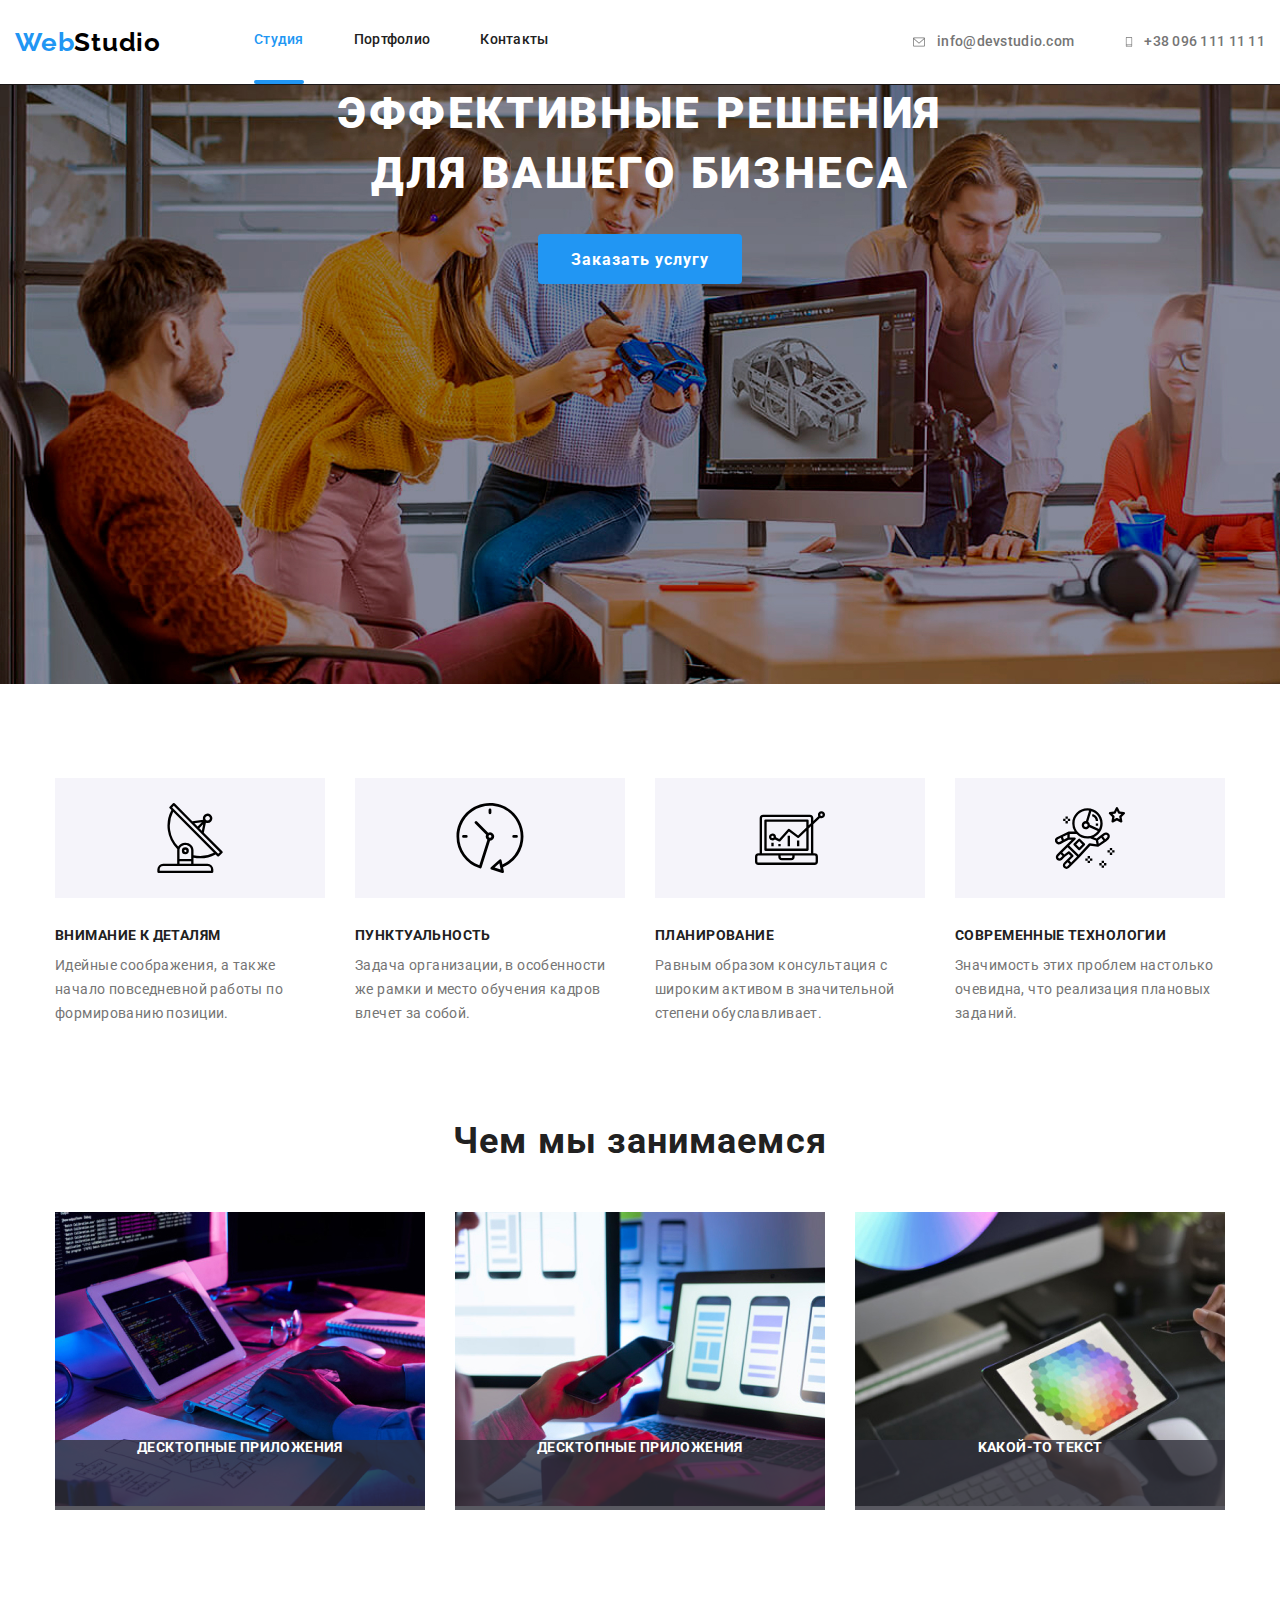
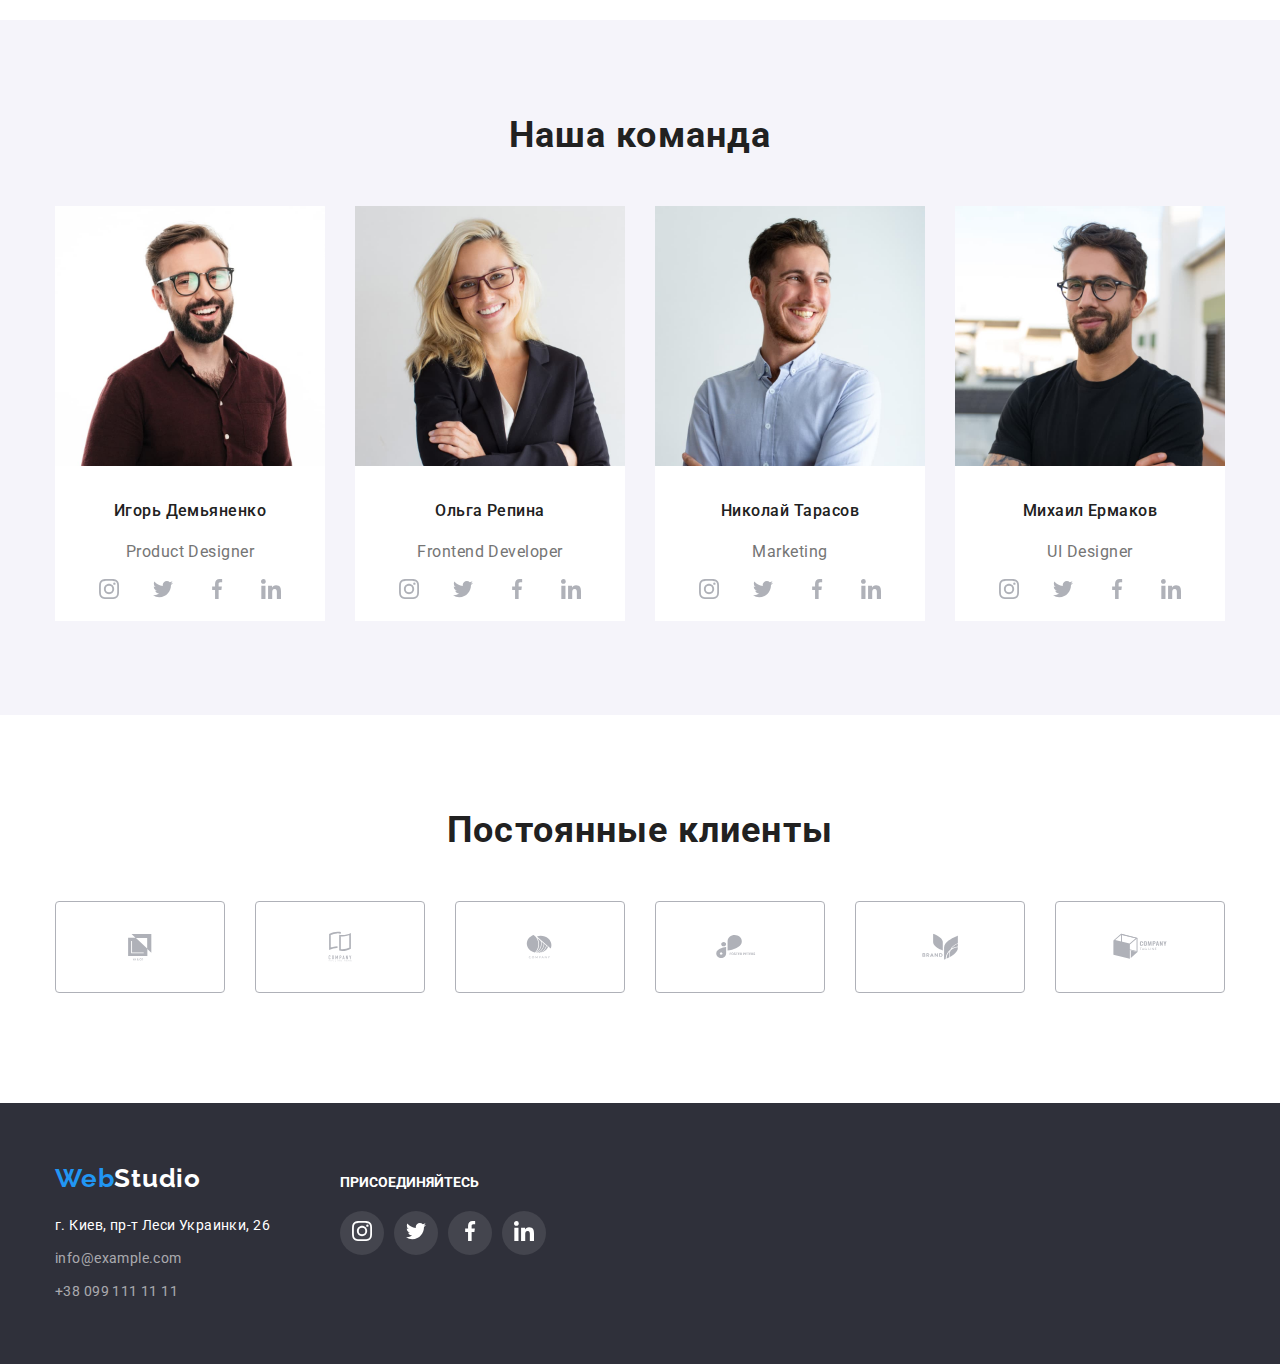
<file: index.html>
<!DOCTYPE html>
<html lang="ru">
<head>
  <meta charset="UTF-8">
  <meta http-equiv="X-UA-Compatible" content="IE=edge">
  <meta name="viewport" content="width=device-width, initial-scale=1.0">
  <title>Document</title>
  <link rel="preconnect" href="https://fonts.gstatic.com">
  <link href="https://fonts.googleapis.com/css2?family=Raleway:wght@700&family=Roboto:wght@400;500;700;900&display=swap"
    rel="stylesheet">
  <link rel="stylesheet" href="https://cdnjs.cloudflare.com/ajax/libs/modern-normalize/1.0.0/modern-normalize.min.css">
  <link rel="stylesheet" href="./css/styles.css">
</head>

<body>
  <!-- Шапка сайта -->
  <header class="header">
    <div class="container header-container"> 
      <nav class="nav header-nav">
        <a href="./index.html" class="link logo"><span class="logo-first">Web</span>Studio</a>
      
        <ul class="list site-nav">
          <li class="item current"><a href="./index.html" class="link current">Студия</a></li>
          <li class="item"><a href="./portfolio.html" class="link">Портфолио</a>

            <ul class="submenu">
              <li class="item"><a href=""></a>Веб-сайты</li>
              <li class="item"><a href=""></a>Приложения</li>
              <li class="item"><a href=""></a>Дизайн</li>
              <li class="item"><a href=""></a>Маркетинг</li>
            </ul>
          </li>
          <li class="item"><a href="" class="link">Контакты</a></li>
        </ul>
      </nav>
      
      <ul class="list header-contacts">
        <li class="item">
          <a href="mailto:info@devstudio.com" class="link contacts-content">
            <svg class="header-icon header-icon-mail">
              <use href="./images/sprite.svg#icon-header-mail">
              </use>
            </svg>
            info@devstudio.com
          </a>
        </li>

        <li class="item">
          <a href="tel:+38 096 111 11 11" class="link contacts-content">
            <svg class="header-icon header-icon-phone">
              <use class="svg-icon-phone" href="./images/sprite.svg#icon-header-phone">
              </use>
            </svg>
            +38 096 111 11 11
          </a>
        </li>
      </ul>
    </div>
  </header>

  <main>
  <!-- Герой -->
    <section class="hero">
      <div class="hero-content">
        <h1 class="hero-title">Эффективные решения для вашего бизнеса</h1>
        <button class="button primary" type="button">Заказать услугу</button>
      </div>
    </section>

  <!-- Преимущества -->
    <section class="section">
      <div class="container">
        <h2 class="section-title hidden-title">Преимущества</h2>
        
        <ul class="list feature-list">
          <li class="item">
            <div class="features-card">
              <svg class="features-svg">
                <use href="./images/sprite.svg#icon-antenna">
                </use>
              </svg>
            </div>
            <h3 class="title">Внимание к деталям</h3>
            <p>Идейные соображения, а также начало повседневной работы по формированию позиции.</p>
          </li>

          <li class="item">
            <div class="features-card">
              <svg class="features-svg">
                <use href="./images/sprite.svg#iocn-clock">
                </use>
              </svg>
            </div>
            <h3 class="title">Пунктуальность</h3>
            <p>Задача организации, в особенности же рамки и место обучения кадров влечет за собой.</p>
          </li>

          <li class="item">
            <div class="features-card">
              <svg class="features-svg">
                <use href="./images/sprite.svg#icon-diagram">
                </use>
              </svg>
            </div>
            <h3 class="title">Планирование</h3>
            <p>Равным образом консультация с широким активом в значительной степени обуславливает.</p>
          </li>

          <li class="item">
            <div class="features-card">
              <svg class="features-svg">
                <use href="./images/sprite.svg#icon-astronaut">
                </use>
              </svg>
            </div>
            <h3 class="title">Современные технологии</h3>
            <p>Значимость этих проблем настолько очевидна, что реализация плановых заданий.</p>
          </li>
        </ul>
      </div>
    </section>

  <!-- Чем занимаемся -->
    <section class="section">
      <div class="container">
        <h2 class="section-title">Чем мы занимаемся</h2>
        
        <ul class="list works">
          <li class="item">
            <div class="thumb">
              <img src="./images/box-1.jpeg" alt="пример проекта" width="370" height="294">
            </div>
          </li>

          <li class="item">
            <div class="thumb">
              <img src="./images/box-2.jpeg" alt="пример проекта" width="370" height="294">
            </div>
          </li>

          <li class="item">
            <div class="test-thumb">
              <img src="./images/box-3.jpeg" alt="пример проекта" width="370" height="294">
              <div class="test-bcg"><span>Kакой-то текст</span></div>
            </div>
          </li>
        </ul>
      </div>
    </section>

  <!-- Наша команда -->
    <section class="section-wide team">
      <div class="container">
        <h2 class="section-title">Наша команда</h2>

        <ul class="list team-list">
          <li class="item">
            <img src="./images/foto-1.jpeg" alt="фото сотрудника" width="270" height="260">
            <div class="team-content">
              <h3 class="title">Игорь Демьяненко</h3>
              <p>Product Designer</p>
              <ul class="list team-social">
                <li class="item">
                  <svg class="team-svg">
                    <use href="./images/sprite.svg#icon-team-insta">¯</use>
                  </svg>
                </li>

                <li class="item">
                  <svg class="team-svg">
                    <use href="./images/sprite.svg#icon-team-twitter">¯</use>
                  </svg>
                </li>

                <li class="item">
                  <svg class="team-svg">
                    <use href="./images/sprite.svg#icon-team-fb"></use>
                  </svg>
                </li>

                <li class="item">
                  <svg class="team-svg">
                    <use href="./images/sprite.svg#icon-team-in"></use>
                  </svg>
                </li>
              </ul>
            </div>
          </li>

          <li class="item">
            <img src="./images/foto-2.jpeg" alt="фото сотрудника" width="270" height="260">
            <div class="team-content">
              <h3 class="title">Ольга Репина</h3>
              <p>Frontend Developer</p>
              <ul class="list team-social">
                <li class="item">
                  <svg class="team-svg">
                    <use href="./images/sprite.svg#icon-team-insta">¯</use>
                  </svg>
                </li>
                
                <li class="item">
                  <svg class="team-svg">
                    <use href="./images/sprite.svg#icon-team-twitter">¯</use>
                  </svg>
                </li>
                
                <li class="item">
                  <svg class="team-svg">
                    <use href="./images/sprite.svg#icon-team-fb"></use>
                  </svg>
                </li>
                
                <li class="item">
                  <svg class="team-svg">
                    <use href="./images/sprite.svg#icon-team-in"></use>
                  </svg>
                </li>
              </ul>
            </div>
          </li>

          <li class="item">
            <img src="./images/foto-3.jpeg" alt="фото сотрудника" width="270" height="260">
            <div class="team-content">
              <h3 class="title">Николай Тарасов</h3>
              <p>Marketing</p>
              <ul class="list team-social">
                <li class="item">
                  <svg class="team-svg">
                    <use href="./images/sprite.svg#icon-team-insta">¯</use>
                  </svg>
                </li>
                
                <li class="item">
                  <svg class="team-svg">
                    <use href="./images/sprite.svg#icon-team-twitter">¯</use>
                  </svg>
                </li>
                
                <li class="item">
                  <svg class="team-svg">
                    <use href="./images/sprite.svg#icon-team-fb"></use>
                  </svg>
                </li>
                
                <li class="item">
                  <svg class="team-svg">
                    <use href="./images/sprite.svg#icon-team-in"></use>
                  </svg>
                </li>
              </ul>
            </div>
          </li>

          <li class="item">
            <img src="./images/foto-4.jpeg" alt="фото сотрудника" width="270" height="260">
            <div class="team-content">
              <h3 class="title">Михаил Ермаков</h3>
              <p>UI Designer</p>
              <ul class="list team-social">
                <li class="item">
                  <svg class="team-svg">
                    <use href="./images/sprite.svg#icon-team-insta">¯</use>
                  </svg>
                </li>
                
                <li class="item">
                  <svg class="team-svg">
                    <use href="./images/sprite.svg#icon-team-twitter">¯</use>
                  </svg>
                </li>
                
                <li class="item">
                  <svg class="team-svg">
                    <use href="./images/sprite.svg#icon-team-fb"></use>
                  </svg>
                </li>
                
                <li class="item">
                  <svg class="team-svg">
                    <use href="./images/sprite.svg#icon-team-in"></use>
                  </svg>
                </li>
              </ul>
            </div>
          </li>
        </ul>
      </div>
    </section>

    <!-- Клиенты -->
    <section class="section-wide">
      <div class="container container-clients">
        <h2 class="section-title">Постоянные клиенты</h2>
        <ul class="list clients">
          <li class="clients-item">
            <svg class="clients-svg">
              <use href="./images/sprite.svg#icon-client-1"></use>
            </svg>
          </li>
    
          <li class="clients-item">
            <svg class="clients-svg">
              <use href="./images/sprite.svg#icon-client-2"></use>
            </svg>
          </li>
    
          <li class="clients-item">
            <svg class="clients-svg">
              <use href="./images/sprite.svg#icon-client-3"></use>
            </svg>
          </li>
    
          <li class="clients-item">
            <svg class="clients-svg">
              <use href="./images/sprite.svg#icon-client-4"></use>
            </svg>
          </li>
    
          <li class="clients-item">
            <svg class="clients-svg">
              <use href="./images/sprite.svg#icon-client-5"></use>
            </svg>
          </li>
    
          <li class="clients-item">
            <svg class="clients-svg">
              <use href="./images/sprite.svg#icon-client-6"></use>
            </svg>
          </li>
        </ul>
      </div>
    </section>
  </main>

  

<!-- Footer -->
  <footer class="footer-section">
   <div class="container footer-container">
      <div>
        <a href="./index.html" class="link logo-footer">
          <span class="logo-first">Web</span><span class="logo-second">Studio</span>
        </a>
        <address>
          <p class="address">г. Киев, пр-т Леси Украинки, 26</p>
          <p><a href="mailto:info@example.com" class="contacts link email">info@example.com</a> </p>
          <p><a href="tel:+38 099 111 11 11" class="contacts link">+38 099 111 11 11</a></p>
        </address>
      </div>

      <div class="container-social">
        <h3 class="social-title">Присоединяйтесь</h3>
        <ul class="list footer-social">
          <li class="item">
            <a href="">
              <svg class="footer-svg">
                <use href="./images/sprite.svg#icon-footer-insta"></use>
              </svg>
            </a>
          </li>
      
          <li class="item">
            <a href="">
              <svg class="footer-svg">
                <use href="./images/sprite.svg#icon-footer-twitter"></use>
              </svg>
            </a>
          </li>
      
          <li class="item">
            <a href="">
              <svg class="footer-svg">
                <use href="./images/sprite.svg#icon-footer-fb"></use>
              </svg>
            </a>
          </li>
      
          <li class="item">
            <a href="">
              <svg class="footer-svg">
                <use href="./images/sprite.svg#icon-footer-in"></use>
              </svg>
            </a>
          </li>
        </ul>
      </div>
   </div>

   
  </footer>
</body>
</html>
</file>
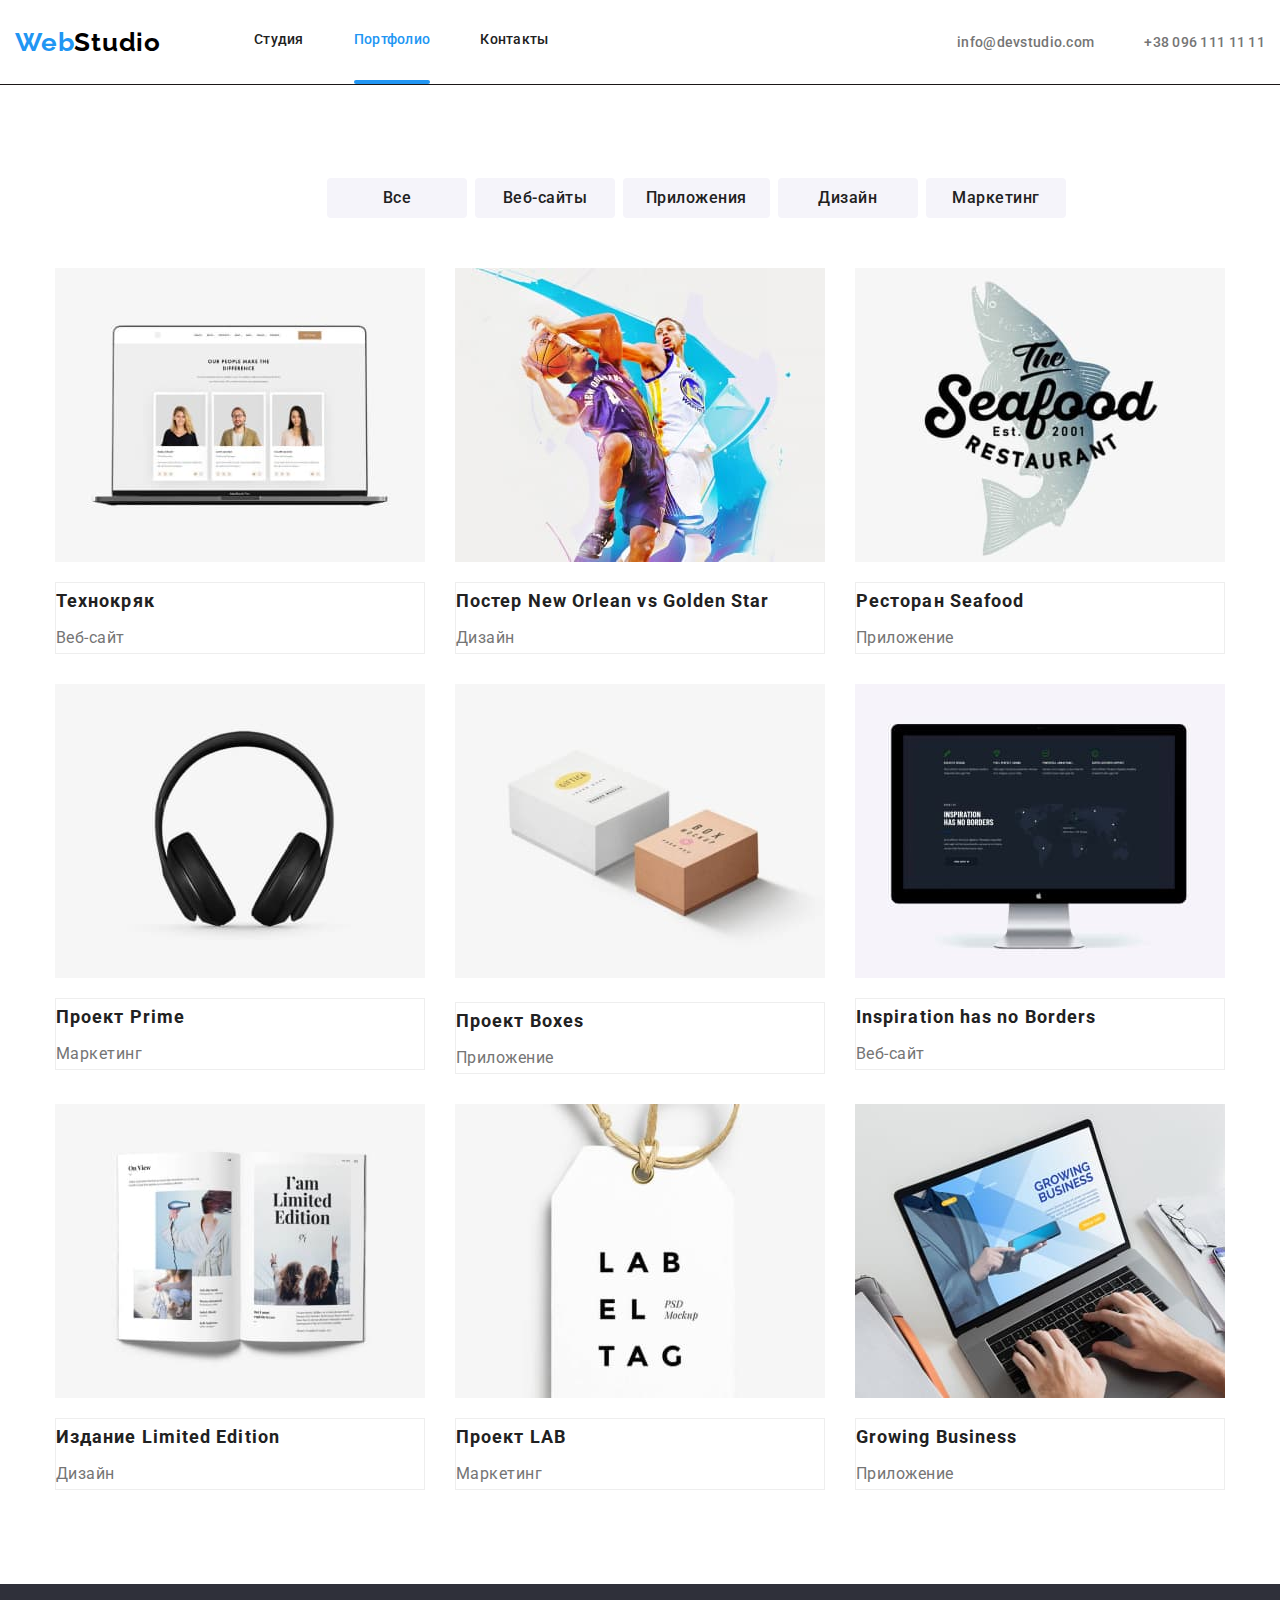
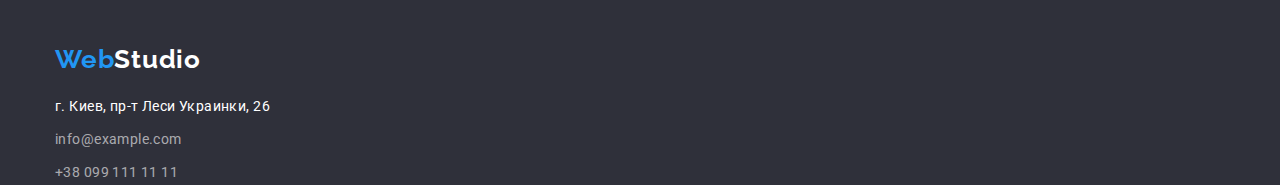
<file: portfolio.html>
<!DOCTYPE html>
<html lang="ru">

<head>
  <meta charset="UTF-8">
  <meta http-equiv="X-UA-Compatible" content="IE=edge">
  <meta name="viewport" content="width=device-width, initial-scale=1.0">
  <title>Document</title>
  <link rel="preconnect" href="https://fonts.gstatic.com">
  <link href="https://fonts.googleapis.com/css2?family=Raleway:wght@700&family=Roboto:wght@400;500;700;900&display=swap"
    rel="stylesheet">
  <link rel="stylesheet" href="https://cdnjs.cloudflare.com/ajax/libs/modern-normalize/1.0.0/modern-normalize.min.css">
  <link rel="stylesheet" href="./css/styles.css">
</head>

<body>
  <!-- Шапка сайта -->
  <header class="header">
    <div class="container header-container">
      <nav class="nav header-nav">
        <a href="./index.html" class="link logo"><span class="logo-first">Web</span>Studio</a>
  
        <ul class="list site-nav">
          <li class="item"><a href="./index.html" class="link">Студия</a></li>
          <li class="item current"><a href="./portfolio.html" class="link current">Портфолио</a></li>
          <li class="item"><a href="" class="link">Контакты</a></li>
        </ul>
      </nav>
  
      <ul class="list header-contacts">
        <li class="item"><a href="" class="link">info@devstudio.com</a></li>
        <li class="item"><a href="" class="link">+38 096 111 11 11</a></li>
      </ul>
    </div>
  </header>

  <main>
    <section class="section-wide">
      <div class="container">
        <h1 class="hidden-title">Наши работы</h1>
        
        <div class="set-button">
          <div class="item"><button type="button" class="button secondary">Все</button></div>
          <div class="item"><button type="button" class="button secondary">Веб-сайты</button></div>
          <div class="item"><button type="button" class="button secondary">Приложения</button></div>
          <div class="item"><button type="button" class="button secondary">Дизайн</button></div>
          <div class="item"><button type="button" class="button secondary">Маркетинг</button></div>
        </div>
        
        <ul class="portfolio">
          <li class="list portfolio-item">
            <a href="" class="link">
              <div class="portfolio-thumb">
                <img src="./images/port-1.jpeg" alt="" width="370" height="294">
                <div class="thumb-text">
                  <p>
                    Технокряк это современная площадка распространения коронавируса. Компании используют эту платформу для цифрового
                    шпионажа и атак на защищённые сервера конкурентов.
                </p>
                </div>
              </div>

              <div class="portfolio-content">
                <h2 class="title">Технокряк</h2>
                <p class="desc">Веб-сайт</p>
              </div>
            </a>
          </li>
        
          <li class="list portfolio-item">
            <a href="" class="link">
              <img src="./images/port-2.jpeg" alt="" width="370" height="294">
              <p></p>
              <div class="portfolio-content">
                <h2 class="title">Постер New Orlean vs Golden Star</h2>
                <p class="desc">Дизайн</p>
              </div>
            </a>
          </li>
        
          <li class="list portfolio-item">
            <a href="" class="link">
              <img src="./images/port-3.jpeg" alt="" width="370" height="294">
              <p></p>
              <div class="portfolio-content">
                <h2 class="title">Ресторан Seafood</h2>
                <p class="desc">Приложение</p>
              </div>
            </a>
          </li>
        
          <li class="list portfolio-item">
            <a href="" class="link">
              <img src="./images/port-4.jpeg" alt="" width="370" height="294">
              <p></p>
              <div class="portfolio-content">
                <h2 class="title">Проект Prime</h2>
                <p class="desc">Маркетинг</p>
              </div>
            </a>
          </li>
        
          <li class="list portfolio-item">
            <a href="" class="link">
              <img src="./images/port-5.jpeg" alt="" width="370" height="294">
              <p></p>
              <div class="portfolio-content">
                <h2 class="title">Проект Boxes</h2>
                <p class="desc">Приложение</p>
                </a>
              </div>
          </li>
        
          <li class="list portfolio-item">
            <a href="" class="link">
              <img src="./images/port-6.jpeg" alt="" width="370" height="294">
              <p></p>
              <div class="portfolio-content">
                <h2 class="title">Inspiration has no Borders</h2>
                <p class="desc">Веб-сайт</p>
              </div>
            </a>
          </li>
        
          <li class="list portfolio-item">
            <a href="" class="link">
              <img src="./images/port-7.jpeg" alt="" width="370" height="294">
              <p></p>
              <div class="portfolio-content">
                <h2 class="title">Издание Limited Edition</h2>
                <p class="desc">Дизайн</p>
              </div>
            </a>
          </li>
        
          <li class="list portfolio-item">
            <a href="" class="link">
              <img src="./images/port-8.jpeg" alt="" width="370" height="294">
              <p></p>
              <div class="portfolio-content">
                <h2 class="title">Проект LAB</h2>
                <p class="desc">Маркетинг</p>
              </div>
            </a>
          </li>
        
          <li class="list portfolio-item">
            <a href="" class="link">
              <img src="./images/port-9.jpeg" alt="" width="370" height="294">
              <p></p>
              <div class="portfolio-content">
                <h2 class="title">Growing Business</h2>
                <p class="desc">Приложение</p>
              </div>
            </a>
          </li>
        </ul>
      </div>
    </section>
  
  <!-- Footer -->
  <footer class="footer-section">
    <div class="container">
      <a href="./index.html" class="link logo-footer">
        <span class="logo-first">Web</span><span class="logo-second">Studio</span>
      </a>
      <address>
        <p class="address">г. Киев, пр-т Леси Украинки, 26</p>
        <p><a href="mailto:info@example.com" class="contacts link email">info@example.com</a> </p>
        <p><a href="tel:+38 099 111 11 11" class="contacts link">+38 099 111 11 11</a></p>
      </address>
    </div>
  </footer>
  </body>
  
  </html>
</file>
<file: css/styles.css>
html {
  box-sizing: border-box;
}

*,
*::before,
*::after {
  box-sizing: inherit;
}

:root {
  --main-black-text: #000000;
  --main-grey-text: #212121;
  --main-lightgrey-text: #757575;
  --white-text: #ffffff;
  --accent-color: #2196f3;
  --bcg-dark: #2f303a;
  --bcg-white: #ffffff;
  --bcg-lightgrey: #e5e5e5;
  --bcg-grey: #f5f4fa;
}

/* Body */
body {
  background-color: var(--bcg-white);
  color: var(--main-lightgrey-text);
  font-family: Roboto, sans-serif;
  margin: 0;
}

/* Button */

.button {
  display: inline-block;
  border: 1px solid transparent;
  border-radius: 4px;
  text-align: center;
  min-width: 140px;
}

.button.primary {
  background-color: var(--accent-color);
  color: var(--white-text);
  font-weight: bold;
  font-size: 16px;
  line-height: 1.87;
  letter-spacing: 0.06em;

  cursor: pointer;

  padding: 10px 32px;
  min-width: 200px;
  height: 50px;
}

.button.secondary {
  background-color: #f5f4fa;
  color: var(--main-grey-text);
  padding: 6px 22px;
  cursor: pointer;

  font-weight: 500;
  font-size: 16px;
  line-height: 1.62;
  letter-spacing: 0.03em;
}

.button.secondary:hover {
  background-color: var(--accent-color);
  color: var(--white-text);
}

/* List */
.list {
  list-style: none;
  padding: 0;
}

/* Link */
.link {
  text-decoration: none;
}

/* Container */

.container {
  width: 1200px;
  margin-left: auto;
  margin-right: auto;
  padding-left: 15px;
  padding-right: 15px;
}

h1,
h2,
h3,
p {
  margin: 0;
}

.img {
  display: block;
  max-width: 100%;
  height: auto;
}

/* Header */

.header {
  min-height: 84px;
}

.header-container {
  display: flex;
  align-items: center;
  position: fixed;
  width: 100%;
  top: 0;
  left: 0;
  background-color: var(--bcg-white);
  border-bottom: 1px solid #1b1717;
  z-index: 10;
}
.header-nav {
  display: flex;
  align-items: center;
}
.logo {
  color: var(--main-black-text);
  font-family: Raleway, sans-serif;

  font-weight: bold;
  font-size: 26px;
  line-height: 1.19;
  letter-spacing: 0.03em;
}

.logo:hover {
  color: var(--accent-color);
}

.logo-first {
  color: var(--accent-color);
}

.site-nav {
  display: flex;
  margin: 0;
  margin-left: 93px;
}

.site-nav .link {
  display: block;
  padding-top: 32px;
  padding-bottom: 32px;
  color: var(--main-grey-text);
  font-weight: 500;
  font-size: 14px;
  line-height: 1.14;
  letter-spacing: 0.02em;
}

.site-nav .item {
  position: relative;
}

.site-nav:hover .submenu {
  display: block;
}

.submenu {
  position: absolute;
  display: none;
  background-color: var(--bcg-dark);
  padding: 0;
  margin: 0;
  list-style: none;
}

.submenu > .item {
  padding-top: 5px;
}

.submenu .a {
  text-decoration: none;
}

.site-nav .link:hover,
.site-nav .link:focus {
  color: var(--accent-color);
}

.site-nav .link.current {
  color: var(--accent-color);
}

.item.current::after {
  display: block;
  content: "";
  width: 100%;
  height: 4px;
  background-color: var(--accent-color);
  border-radius: 2px;
}

.site-nav .item + .item {
  margin-left: 50px;
}

.header-contacts {
  display: flex;
  margin-left: auto;
}

.header-contacts .item + .item {
  margin-left: 50px;
}

.header-contacts .link,
.header-contacts .link:visited {
  color: var(--main-lightgrey-text);
  font-weight: 500;
  font-size: 14px;
  line-height: 1.14;
  letter-spacing: 0.02em;
}

.header-contacts .link:hover,
.header-contacts .link:focus {
  color: var(--accent-color);
}

.contacts-content:hover > .header-icon,
.contacts-content:focus > .header-icon {
  fill: var(--accent-color);
}

.header-icon {
  fill: var(--main-lightgrey-text);
}

.contacts-content {
  display: flex;
  align-items: center;
}
.header-icon-mail {
  width: 16px;
  height: 12px;
  margin-right: 10px;
}

.header-icon-phone {
  width: 10px;
  height: 16px;
  margin-right: 10px;
}

/* Footer */

.footer-section {
  background-color: var(--bcg-dark);
}

.footer-container {
  display: flex;
  padding-bottom: 60px;
}

.logo-footer {
  display: inline-block;

  font-family: Raleway, sans-serif;
  font-weight: bold;
  font-size: 26px;
  line-height: 1.19;
  letter-spacing: 0.03em;
  margin-top: 60px;
  margin-bottom: 20px;
}
.logo-second {
  color: var(--white-text);
}

.footer-section .address {
  color: var(--white-text);

  font-style: normal;
  font-weight: normal;
  font-size: 14px;
  line-height: 1.71;
  letter-spacing: 0.03em;

  margin-bottom: 9px;
}

.footer-section .contacts {
  color: rgba(255, 255, 255, 0.6);

  font-style: normal;
  font-weight: normal;
  font-size: 14px;
  line-height: 1.71;
  letter-spacing: 0.03em;
}

.footer-section .email {
  display: inline-block;
  margin-bottom: 9px;
}

.footer-section .contacts:hover,
.footer-section .contacts:focus {
  color: var(--accent-color);
}

.container-social {
  display: flex;
  flex-direction: column;
  margin-top: 72px;
  margin-left: 70px;
}

.social-title {
  color: var(--white-text);
  font-weight: bold;
  font-size: 14px;
  line-height: 1.14;
  margin-bottom: 20px;
  text-transform: uppercase;
}

.footer-social {
  display: flex;
  padding: 0;
  margin: 0;
}

.footer-social .item + .item {
  margin-left: 10px;
}

.footer-social > .item {
  display: flex;
  background-color: #44454e;
  justify-content: center;
  align-items: center;
  border-radius: 50%;
  width: 44px;
  height: 44px;
  cursor: pointer;
}

.footer-social > .item:hover,
.footer-social > .item:focus {
  background-color: var(--accent-color);
}

.footer-svg {
  width: 20px;
  height: 20px;
  fill: var(--white-text);
}

/* Section */

.section {
  padding-bottom: 94px;
}

.section-wide {
  padding-top: 94px;
  padding-bottom: 94px;
}

.section-title {
  color: var(--main-grey-text);

  font-weight: bold;
  font-size: 36px;
  line-height: 1.17;
  text-align: center;
  letter-spacing: 0.03em;

  margin-bottom: 50px;
}

/* Герой */
.hero {
  background-image: url(../images/hero.jpeg);
  background-color: #c4c4c4;
  text-align: center;
  height: 600px;
}

.hero-content {
  margin: auto;
}

.hero-title {
  width: 696px;
  margin-bottom: 30px;
  margin-left: auto;
  margin-right: auto;

  color: var(--white-text);
  font-weight: 900;
  font-size: 44px;
  line-height: 1.36;
  letter-spacing: 0.06em;
  text-transform: uppercase;
}

/* Преимущества */

.hidden-title {
  visibility: hidden;
  padding: 0;
  margin: 0;
  font-size: 0;
}

.feature-list {
  display: flex;
  padding: 0;
  margin-top: 94px;
  margin-bottom: 0;
}

.feature-list .item {
  width: 270px;
}

.feature-list .item:not(:nth-child(4n)) {
  margin-right: 30px;
}

.features-card {
  display: flex;
  align-items: center;
  width: 270px;
  height: 120px;
  margin-bottom: 30px;

  background-color: var(--bcg-grey);
}

.features-svg {
  display: block;
  width: 70px;
  height: 70px;
  margin-left: auto;
  margin-right: auto;
}

.feature-list .title {
  color: var(--main-grey-text);

  font-weight: bold;
  font-size: 14px;
  line-height: 1.14;
  letter-spacing: 0.03em;
  text-transform: uppercase;

  margin-bottom: 10px;
}

.feature-list p {
  color: var(--main-lightgrey-text);

  font-size: 14px;
  line-height: 1.71;
  letter-spacing: 0.03em;
}

/* Чем занимаемся */
.works {
  display: flex;
  flex-wrap: wrap;
}

.thumb::before {
  display: inline-block;
  position: absolute;
  content: "Десктопные приложения";
  width: 100%;
  height: 70px;
  bottom: 0;
  left: 0;
  text-transform: uppercase;
  font-size: 14px;
  line-height: 1.14;
  font-weight: bold;
  color: var(--white-text);
  text-align: center;
  letter-spacing: 0.03em;
  background: rgba(47, 48, 58, 0.8);
}

.test-bcg {
  display: inline-block;
  position: absolute;
  width: 100%;
  height: 70px;
  bottom: 0;
  left: 0;
  text-transform: uppercase;
  font-size: 14px;
  line-height: 1.14;
  font-weight: bold;
  color: var(--white-text);
  text-align: center;
  letter-spacing: 0.03em;
  background: rgba(47, 48, 58, 0.8);
}

.thumb > img {
  display: block;
}

.works .item {
  position: relative;
  width: calc((100% - 60px) / 3);
  margin-right: 30px;
}

.works .item:nth-child(3n) {
  margin-right: 0;
}

/* Наша команда */
.team {
  background-color: var(--bcg-grey);
}

.team-list {
  display: flex;
  padding: 0;
  margin: 0;
}

.team-list > .item {
  flex-basis: calc(100% / 4 - 30px);
}

.team-list .item + .item {
  margin-left: 30px;
}

.team-list img {
  display: block;
}

.team-content {
  padding: 10px;
  padding-top: 30px;
  text-align: center;
  background-color: #fff;
}

.team-list .title {
  color: var(--main-grey-text);

  font-weight: 500;
  font-size: 16px;
  line-height: 1.89;
  letter-spacing: 0.03em;

  margin-bottom: 10px;
}

.team-list p {
  color: var(--main-lightgrey-text);

  font-size: 16px;
  line-height: 1.89;
  letter-spacing: 0.03em;
}

.team-social {
  display: flex;
  justify-content: center;
}

.team-social > .item {
  display: flex;
  align-items: center;
  justify-content: center;
  width: 44px;
  height: 44px;
  border-radius: 50%;
}

.team-social .item + .item {
  margin-left: 10px;
}

.team-social > .item:hover,
.team-social > .item:focus {
  background-color: var(--accent-color);
}

.team-svg {
  width: 20px;
  height: 20px;
  fill: #afb1b8;
}

.item:hover > .team-svg,
.item:focus > .team-svg {
  fill: var(--bcg-white);
}

/* Клиенты */

.clients {
  display: flex;
}

.list-clients {
  padding: 0;
  margin: 0;
}

.clients-item {
  display: flex;
  justify-content: center;
  align-items: center;
  border: 1px solid #afb1b8;
  border-radius: 4px;
  width: 170px;
  height: 92px;
  cursor: pointer;
}

.clients .clients-item + .clients-item {
  margin-left: 30px;
}

.clients-item:hover > .clients-svg {
  fill: var(--accent-color);
}

.clients-svg {
  fill: #afb1b8;
  width: 106px;
  height: 60px;
}

.clients-item:hover,
.clients-item:focus {
  border: 2px solid var(--accent-color);
}

/* ПОРТФОЛИО */
.set-button {
  display: flex;
  width: 626px;
  margin-left: auto;
  margin-right: auto;
  margin-bottom: 50px;
}

.set-button .item {
  margin-right: 8px;
}

.set-button .item:last-child {
  margin-right: 0;
}

.portfolio {
  display: flex;
  flex-wrap: wrap;
  padding: 0;
  margin: 0;
  margin-right: -30px;
  margin-bottom: -30px;
}
.portfolio-item {
  flex-basis: calc(100% / 3 - 30px);
  margin-right: 30px;
  margin-bottom: 30px;
}

.portfolio-item > .link {
  display: inline-block;
}

.portfolio-item img {
  margin-bottom: 20px;
  display: block;
}

.portfolio-content {
  border: 1px solid #eee;
}

.portfolio-item .title {
  color: var(--main-grey-text);
  font-weight: bold;
  font-size: 18px;
  line-height: 2;
  letter-spacing: 0.06em;

  margin-bottom: 4px;
}

.portfolio-item .desc {
  color: var(--main-lightgrey-text);

  font-size: 16px;
  line-height: 1.87;
  letter-spacing: 0.03em;
}

.portfolio-thumb:hover .thumb-text {
  opacity: 1;
}

.portfolio-thumb:hover::before {
  opacity: 1;
}

.portfolio-thumb {
  position: relative;
}

.portfolio-thumb::before {
  display: inline-block;
  content: "";

  position: absolute;
  top: 0;
  left: 0;
  width: 370px;
  height: 294px;
  background: rgba(33, 150, 243, 0.9);

  opacity: 0;
}

.thumb-text {
  position: absolute;
  top: 0;
  font-size: 18px;
  line-height: 1.5;
  color: var(--white-text);
  padding: 15px;

  opacity: 0;
}
</file>
